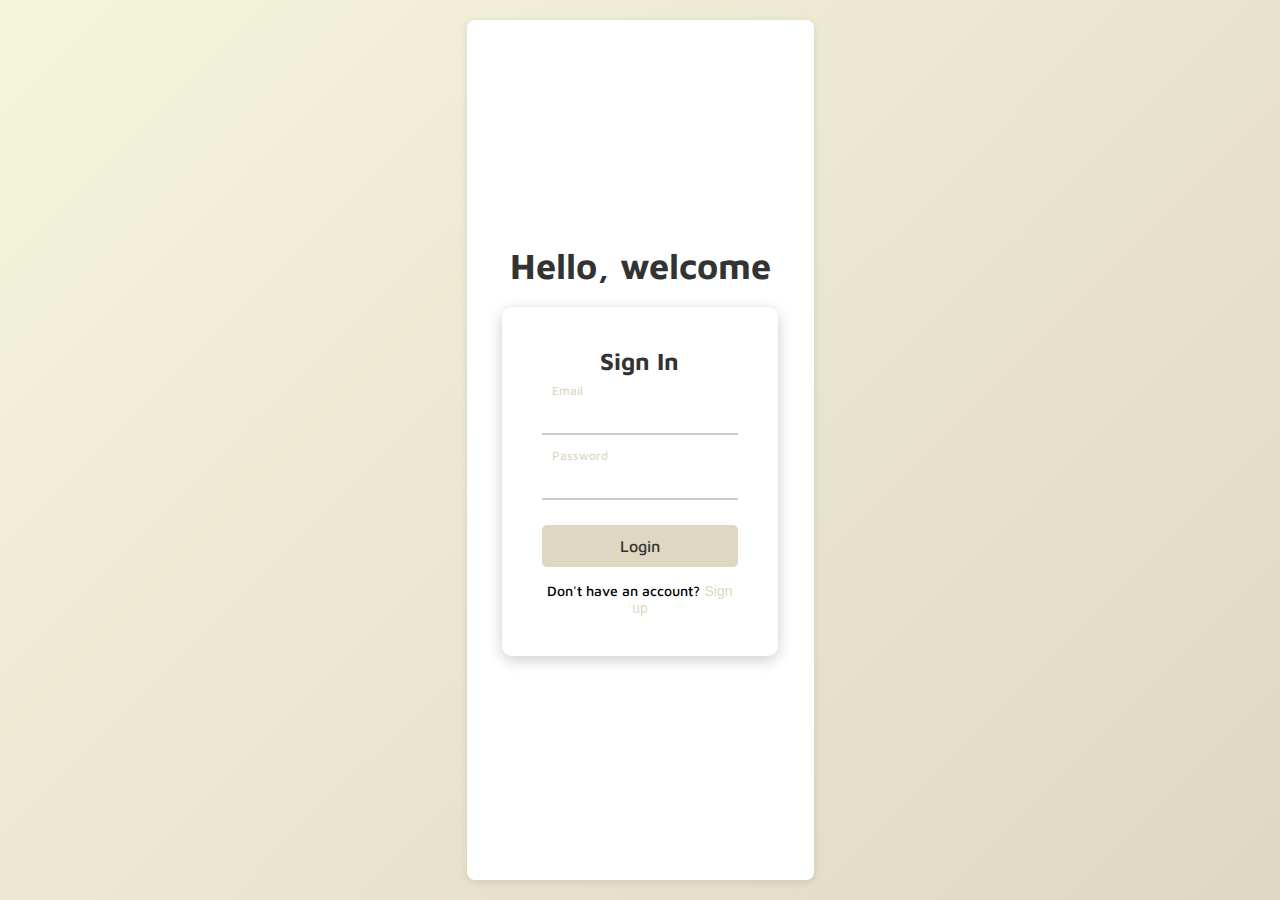
<file: index.html>
<!DOCTYPE html>
<html lang="en">
<head>
    <meta charset="UTF-8">
    <meta name="viewport" content="width=device-width, initial-scale=1.0">
    <meta http-equiv="X-UA-Compatible" content="ie=edge">
    <title>Sign In</title>
    <link rel="stylesheet" href="style.css">
    <link rel="preconnect" href="https://fonts.googleapis.com">
    <link rel="preconnect" href="https://fonts.gstatic.com" crossorigin>
    <link href="https://fonts.googleapis.com/css2?family=Maven+Pro:wght@400;900&display=swap" rel="stylesheet">
    <style>
        /* General Styles */
        body {
            font-family: 'Maven Pro', sans-serif;
            background-color: #f4f4f4;
            margin: 0;
            padding: 20px;
        }
        .login-container, .homepage {
            max-width: 800px;
            margin: 0 auto;
            padding: 20px;
            background-color: white;
            border-radius: 8px;
            box-shadow: 0 2px 8px rgba(0, 0, 0, 0.1);
        }
        .carousel {
            position: relative;
            margin: 20px auto;
            max-width: 600px; /* Center the carousel */
        }
        .carousel-images {
            display: flex;
            overflow: hidden;
        }
        .carousel-image {
            width: 100%;
            height: auto;
            flex-shrink: 0;
            transition: transform 0.5s ease-in-out;
        }
        .carousel-images .active {
            display: block;
        }
        .prev, .next {
            position: absolute;
            top: 50%;
            transform: translateY(-50%);
            background-color: rgba(0, 0, 0, 0.5);
            color: white;
            border: none;
            padding: 10px;
            cursor: pointer;
        }
        .prev {
            left: 10px;
        }
        .next {
            right: 10px;
        }
        .compartments {
            display: flex;
            flex-wrap: wrap;
            gap: 10px;
        }
        .compartment {
            flex: 1 1 calc(50% - 20px);
            margin: 10px;
            padding: 10px;
            background-color: #5a8c6d;
            color: white;
            text-align: center;
            border-radius: 8px;
            transition: background-color 0.3s ease;
        }
        .compartment:hover {
            background-color: #4e7b5f;
        }

        /* Mobile Styles */
        @media (max-width: 600px) {
            .carousel-images {
                flex-direction: column;
            }
            .carousel-image {
                height: 300px;
                object-fit: cover;
            }
            .prev, .next {
                top: 90%;
                transform: translateY(-90%);
            }
            .compartments {
                flex-direction: column;
            }
            .compartment {
                flex: 1 1 100%;
            }
        }
    </style>
</head>
<body>
    <!-- Sign In Section -->
    <div class="login-container" id="loginSection">
        <div class="welcome-text">
            <h1 class="maven-pro-header">Hello, welcome</h1>
        </div>
        <div class="login-box">
            <h2 class="maven-pro-header">Sign In</h2>
            <form id="loginForm">
                <div class="input-group">
                    <input type="email" id="email" required>
                    <label for="email" class="maven-pro-button">Email</label>
                </div>
                <div class="input-group">
                    <input type="password" id="password" required>
                    <label for="password" class="maven-pro-button">Password</label>
                </div>
                <button type="submit" class="maven-pro-button">Login</button>
                <div class="error-message" id="errorMessage"></div>
            </form>
            <p class="signup-link maven-pro-button">Don't have an account? <a href="signup.html">Sign up</a></p>
        </div>
    </div>

    <!-- Home Page Section -->
    <div class="homepage" id="homepageSection" style="display: none;">
        <header>
            <h1 class="maven-pro-header">Welcome to EcoTronics!</h1>
            <p class="maven-pro-header">Start your eco-friendly journey right here with us!</p>
        </header>

        <!-- Image Carousel -->
        <div class="carousel">
            <div class="carousel-images">
                <img src="app1.png" class="carousel-image active">
                <img src="app2.jpg" class="carousel-image">
                <img src="app3.jpg" class="carousel-image">
            </div>
            <button class="prev" onclick="changeSlide(-1)">&#10094;</button>
            <button class="next" onclick="changeSlide(1)">&#10095;</button>
        </div>

        <!-- Compartment Section -->
        <div class="compartments">
            <!-- Each compartment links to a new page -->
            <div class="compartment maven-pro-header">
                <a href="recyclingareas.html" style="color: white; text-decoration: none;">Find E-Waste Recycling areas near you</a>
            </div>
            <div class="compartment maven-pro-header">
                <a href="harmfulimpacts.html" style="color: white; text-decoration: none;">Learn about the Harmful Impact of Electronic Pollution</a>
            </div>
            <div class="compartment maven-pro-header">
                <a href="creativecrafts.html" style="color: white; text-decoration: none;">Creative Crafts to do with Old Electronics</a>
            </div>
            <div class="compartment maven-pro-header">
                <a href="communityevents.html" style="color: white; text-decoration: none;">Find Electronic Repair Stores in NC</a>
            </div>
        </div>
    </div>

    <script src="script.js"></script>
</body>
</html>
</file>
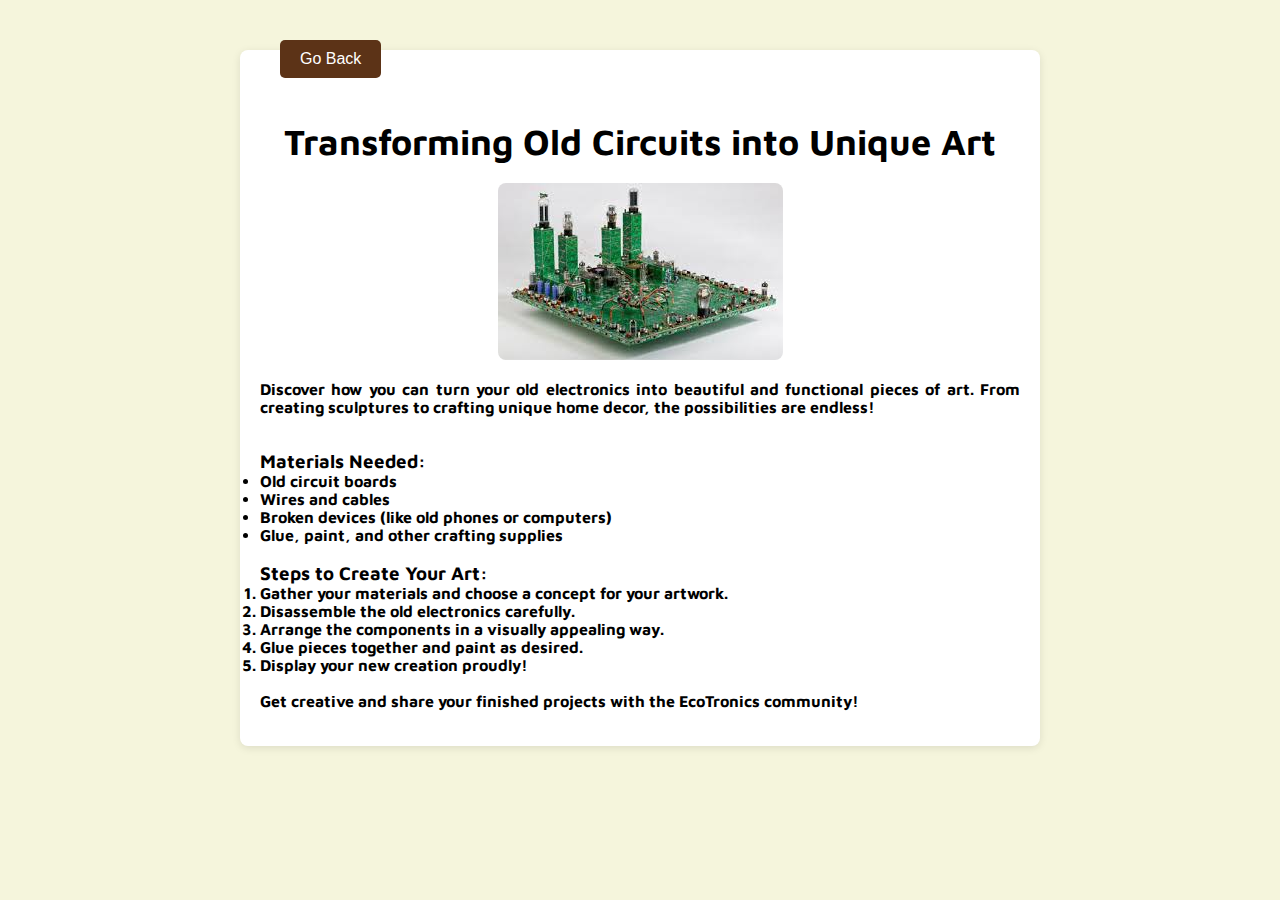
<file: article1.html>
<!DOCTYPE html>
<html lang="en">
<head>
    <meta charset="UTF-8">
    <meta name="viewport" content="width=device-width, initial-scale=1.0">
    <title>Transforming Old Electronics into Unique Art</title>
    <link href="https://fonts.googleapis.com/css2?family=Maven+Pro:wght@400..900&display=swap" rel="stylesheet">
    <link rel="stylesheet" href="style.css">
    <style>
        body {
            font-family: 'Maven Pro', sans-serif;
            margin: 0;
            padding: 0;
            background-color: #f5f5dc;
            height: 100vh; /* Full viewport height */
            display: flex;
            flex-direction: column;
            justify-content: flex-end; /* Align content to the bottom */
        }
        body {
            background: #f5f5dc;
        }
        .container {
            max-width: 800px;
            margin: 0 auto;
            background-color: #fff;
            border-radius: 8px;
            padding: 20px;
            box-shadow: 0 2px 8px rgba(0, 0, 0, 0.1);
        }
        h1 {
            font-size: 36px;
            margin-bottom: 20px;
            text-align: center;
            padding-top: 50px; /* Add space above the title to push it down */
        }
        img {
            max-width: 100%;
            height: auto;
            border-radius: 8px;
            margin-bottom: 20px;
            display: block;
            margin-left: auto;
            margin-right: auto;
        }
        p {
            margin-bottom: 16px;
            text-align: justify;
        }
        .back-button {
            position: absolute; /* Absolute positioning to control placement */
            top: 40px; /* Distance from the top of the screen */
            left: 280px; /* Distance from the left side of the screen */
            padding: 10px 20px;
            font-size: 16px;
            background-color: #5C3317;
            color: white;
            border: none;
            border-radius: 5px;
            cursor: pointer;
            text-decoration: none;
            text-align: center;
        }
        .back-button:hover {
            background-color: #C4A484;
        }
        .flex-wrapper {
            display: flex;
            flex-direction: column;
            justify-content: flex-start; /* Push content to the top */
            height: 100vh; /* Ensure the content fills the height of the viewport */
            padding-top: 50px; /* Create space above the content */
            background-color: #f5f5dc;
        }
        .content {
            margin-top: auto; /* Push the content to the bottom */
        }
        footer {
            height: 100px; /* Adjust the height as needed for extra scrolling */
            background-color: #f5f5dc; /* Match body and flex-wrapper background */
        }
    </style>
</head>
<body>
    <!-- Go Back button at the top left -->
    <a href="index.html#homepageSection" class="back-button">Go Back</a>
    <div class="flex-wrapper">
        <div class="container">
            <article class="content">
                <!-- Title -->
                <h1 class="maven-pro-header">Transforming Old Circuits into Unique Art</h1>
                <!-- Image below the title -->
                <img src='[data-uri]' alt="Art made from old electronics" class="img-fluid">
                <!-- Paragraphs below the image -->
                <p class="maven-pro-header">Discover how you can turn your old electronics into beautiful and functional pieces of art. From creating sculptures to crafting unique home decor, the possibilities are endless!</p>
                <br>
                <h3 class="maven-pro-header">Materials Needed:</h3>
                <ul>
                    <li class="maven-pro-header">Old circuit boards</li>
                    <li class="maven-pro-header">Wires and cables</li>
                    <li class="maven-pro-header">Broken devices (like old phones or computers)</li>
                    <li class="maven-pro-header">Glue, paint, and other crafting supplies</li>
                </ul>
                <br>
                <h3 class="maven-pro-header">Steps to Create Your Art:</h3>
                <ol>
                    <li class="maven-pro-header">Gather your materials and choose a concept for your artwork.</li>
                    <li class="maven-pro-header">Disassemble the old electronics carefully.</li>
                    <li class="maven-pro-header">Arrange the components in a visually appealing way.</li>
                    <li class="maven-pro-header">Glue pieces together and paint as desired.</li>
                    <li class="maven-pro-header">Display your new creation proudly!</li>
                </ol>
                <br>
                <p class="maven-pro-header">Get creative and share your finished projects with the EcoTronics community!</p>

            </article>
        </div>
    </div>
</body>
</html>
</file>
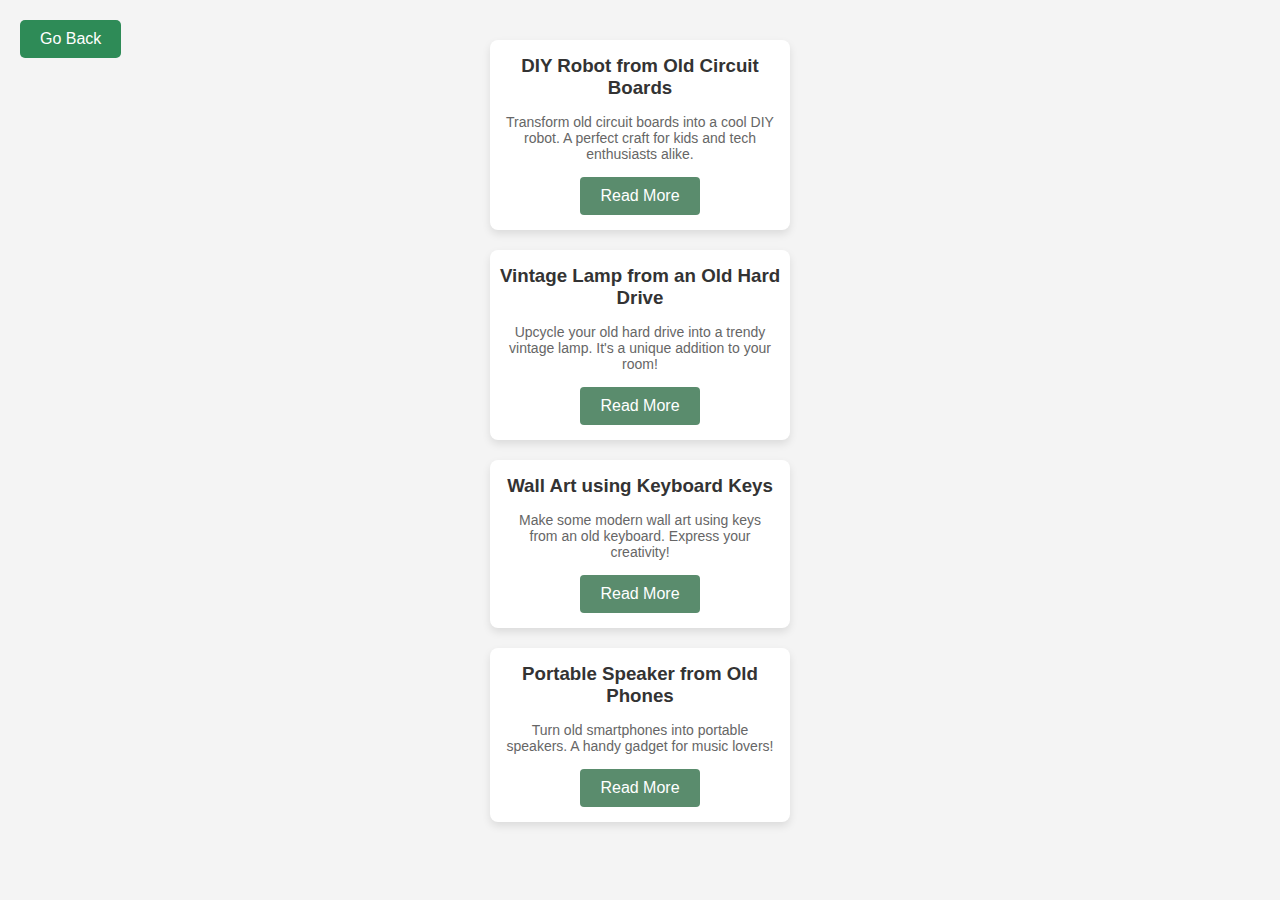
<file: creativecrafts.html>
<!DOCTYPE html>
<html lang="en">
<head>
    <meta charset="UTF-8">
    <meta name="viewport" content="width=device-width, initial-scale=1.0">
    <title>Creative Crafts</title>
    <style>
        * {
            margin: 0;
            padding: 0;
            box-sizing: border-box;
        }
        body {
            font-family: Arial, sans-serif;
            background-color: #f4f4f4;
            padding: 20px;
        }
        .cards-section {
            display: flex;
            flex-direction: column; /* Align cards vertically */
            align-items: center; /* Center cards horizontally */
            gap: 20px; /* Space between cards */
            margin: 20px; /* Optional: margin around the container */
        }
        .card {
            background-color: #fff;
            border-radius: 8px;
            box-shadow: 0 4px 8px rgba(0, 0, 0, 0.1);
            overflow: hidden;
            width: 300px;
            text-align: center;
            transition: transform 0.3s ease;
        }
        .card:hover {
            transform: translateY(-10px);
        }
        .card img {
            width: 100%;
            height: auto;
        }
        .card h3 {
            margin: 15px 0;
            color: #333;
        }
        .card p {
            padding: 0 15px;
            font-size: 14px;
            color: #666;
        }
        .btn {
            display: inline-block;
            margin: 15px 0;
            padding: 10px 20px;
            background-color: #5a8c6d;
            color: white;
            text-decoration: none;
            border-radius: 4px;
            transition: background-color 0.3s ease;
        }
        .btn:hover {
            background-color: #4e7b5f;
        }
        /* Back button styling */
        #backButton {
            position: absolute;
            top: 20px;
            left: 20px;
            background-color: #2E8B57; /* Eco-friendly green */
            color: white;
            padding: 10px 20px;
            text-decoration: none;
            border-radius: 5px;
        }
        #backButton:hover {
            background-color: #256b44;
        }

        /* Mobile Styles */
        @media (max-width: 600px) {
            #backButton {
                position: static;
                margin-bottom: 20px;
                display: block;
                text-align: center;
            }
            .card {
                width: 100%;
            }
        }
    </style>
</head>
<body>
    <!-- Back button -->
    <a href="index.html#homepageSection" id="backButton">Go Back</a>
    <section class="cards-section">
        <div class="card">
            <h3 class="maven-pro-header">DIY Robot from Old Circuit Boards</h3>
            <p class="maven-pro-header">Transform old circuit boards into a cool DIY robot. A perfect craft for kids and tech enthusiasts alike.</p>
            <a href="article1.html" class="btn">Read More</a>
        </div>
        <div class="card">
            <h3 class="maven-pro-header">Vintage Lamp from an Old Hard Drive</h3>
            <p class="maven-pro-header">Upcycle your old hard drive into a trendy vintage lamp. It's a unique addition to your room!</p>
            <a href="article2.html" class="btn">Read More</a>
        </div>
        <div class="card">
            <h3 class="maven-pro-header">Wall Art using Keyboard Keys</h3>
            <p class="maven-pro-header">Make some modern wall art using keys from an old keyboard. Express your creativity!</p>
            <a href="article3.html" class="btn">Read More</a>
        </div>
        <div class="card">
            <h3 class="maven-pro-header">Portable Speaker from Old Phones</h3>
            <p class="maven-pro-header">Turn old smartphones into portable speakers. A handy gadget for music lovers!</p>
            <a href="article4.html" class="btn">Read More</a>
        </div>
    </section>
</body>
</html>
</file>
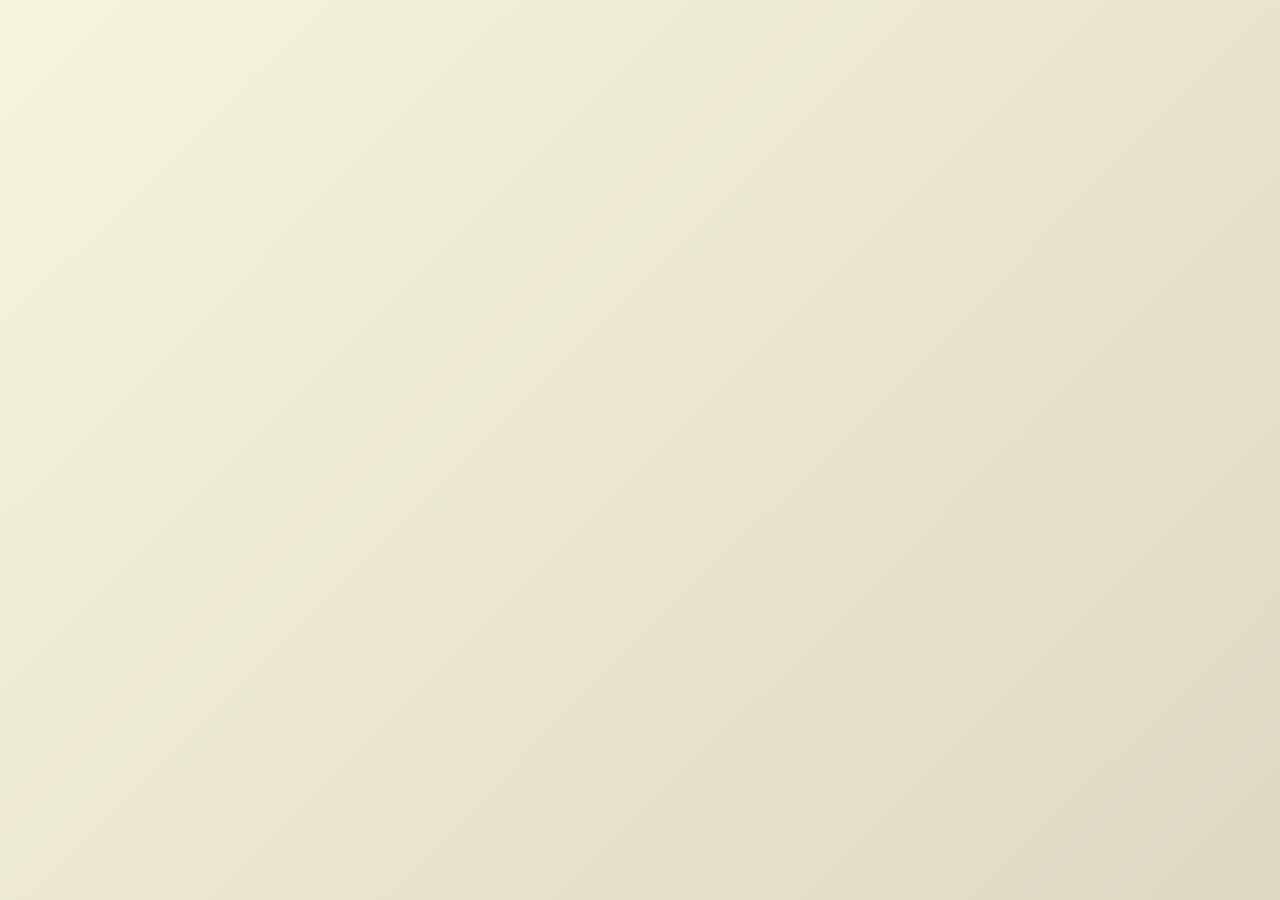
<file: homepage.html>
<!DOCTYPE html>
<html lang="en">
<head>
    <meta charset="UTF-8">
    <meta name="viewport" content="width=device-width, initial-scale=1.0">
    <meta http-equiv="X-UA-Compatible" content="ie=edge">
    <title>EcoTronics - Home</title>
    <link rel="stylesheet" href="style.css">
    <link rel="preconnect" href="https://fonts.googleapis.com">
    <link rel="preconnect" href="https://fonts.gstatic.com" crossorigin>
    <link href="https://fonts.googleapis.com/css2?family=Maven+Pro:wght@400..900&display=swap" rel="stylesheet">
</head>
<body>
    <!-- Home Page Section -->
    <!-- Home Page Section (hidden initially) -->
    <div class="homepage" id="homepage" style="display: none;">
        <header>
            <h1 class="maven-pro-header">Welcome to EcoTronics!</h1>
            <p class="maven-pro-header">Start your eco-friendly journey right here with us!</p>
        </header>

        <!-- Image Carousel -->
        <div class="carousel">
            <div class="carousel-images">
                <img src="app1.png" class="carousel-image" style="display: none;">
                <img src="app2.jpg" class="carousel-image" style="display: none;">
                <img src="app3.jpg" class="carousel-image" style="display: none;">
            </div>
            <button class="prev" onclick="changeSlide(-1)">&#10094;</button>
            <button class="next" onclick="changeSlide(1)">&#10095;</button>
        </div>

        <!-- Compartment Section -->
        <div class="compartments">
            <div class="compartment maven-pro-header">
                <a href="recyclingareas.html">Find E-Waste Recycling areas near you</a>
            </div>
            <div class="compartment maven-pro-header">
                <a href="harmfulimpacts.html">Learn about the Harmful Impact of Electronic Pollution</a>
            </div>
            <div class="compartment maven-pro-header">
                <a href="creativecrafts.html">Creative Crafts to do with old electronics</a>
            </div>
            <div class="compartment maven-pro-header">
                <a href="communityevents.html">Find Community Recycling events near you</a>
            </div>
        </div>
    </div>

    <script src="script.js"></script>
</body>
</html>
</file>
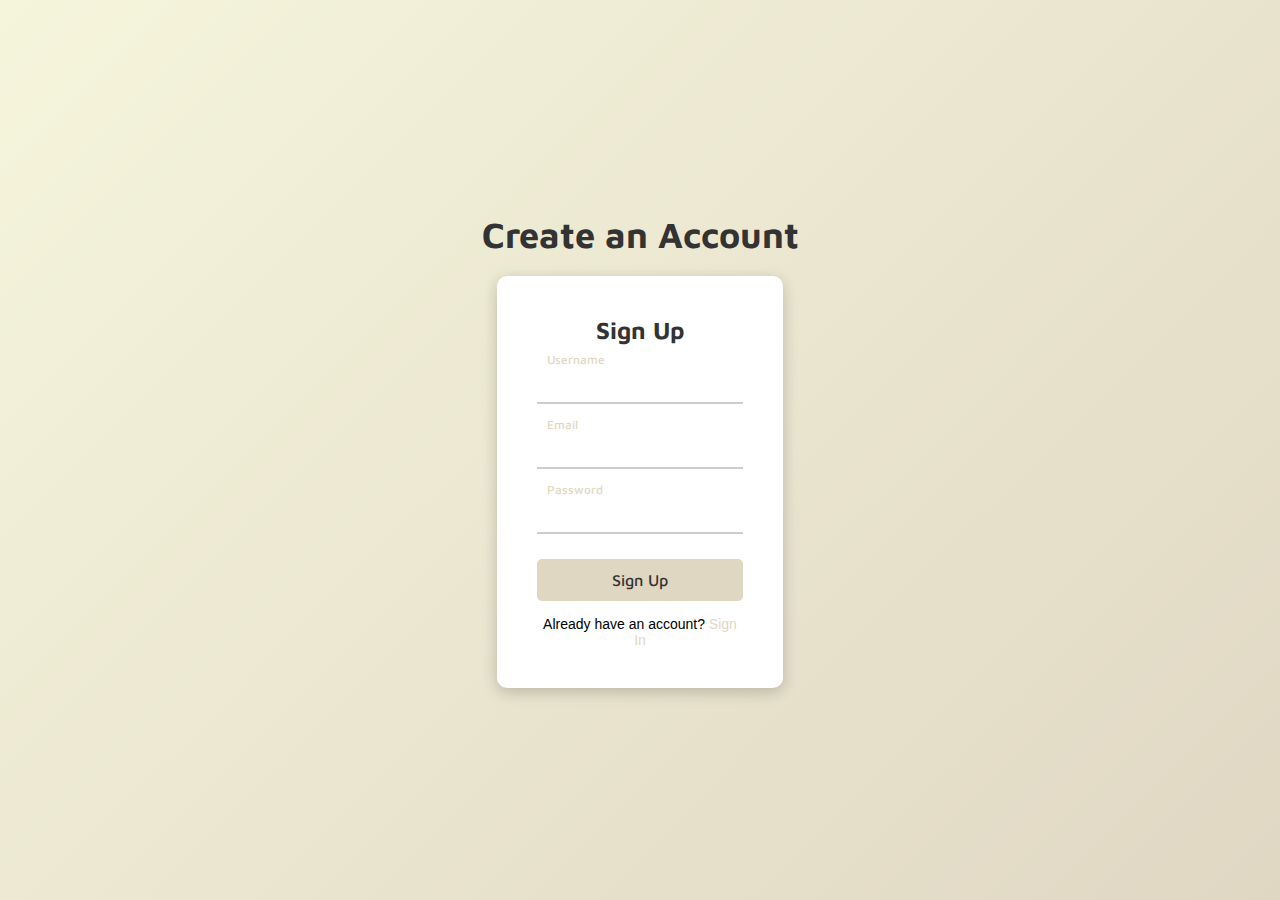
<file: signup.html>
<!DOCTYPE html>
<html lang="en">
<head>
    <meta charset="UTF-8">
    <meta name="viewport" content="width=device-width, initial-scale=1.0">
    <meta http-equiv="X-UA-Compatible" content="ie=edge">
    <title class="maven-pro-header">Sign Up</title>
    <link rel="stylesheet" href="style.css">
    <link rel="preconnect" href="https://fonts.googleapis.com">
    <link rel="preconnect" href="https://fonts.gstatic.com" crossorigin>
    <link href="https://fonts.googleapis.com/css2?family=Maven+Pro:wght@400..900&display=swap" rel="stylesheet">
</head>
<body>
    <!-- Sign Up Section -->
    <div class="login-container">
        <div class="welcome-text">
            <h1 class="maven-pro-header">Create an Account</h1>
        </div>
        <div class="login-box">
            <h2 class="maven-pro-header">Sign Up</h2>
            <form id="signupForm">
                <div class="input-group">
                    <input type="text" id="username" required>
                    <label for="username", class="maven-pro-button">Username</label>
                </div>
                <div class="input-group">
                    <input type="email" id="signupEmail" required>
                    <label for="signupEmail", class="maven-pro-button">Email</label>
                </div>
                <div class="input-group">
                    <input type="password" id="signupPassword" required>
                    <label for="signupPassword", class="maven-pro-button">Password</label>
                </div>
                <button type="submit", class="maven-pro-button">Sign Up</button>
                <div class="error-message" id="signupErrorMessage"></div>
            </form>
            <p class="signup-link", class="maven-pro-button">Already have an account? <a href="index.html",class="maven-pro-button" >Sign In</a></p>
        </div>
    </div>

    <script src="signup.js"></script>
</body>
</html>
</file>
<file: style.css>
/* Global styles */
.maven-pro-header {
    font-family: "Maven Pro", sans-serif;
    font-optical-sizing: auto;
    font-weight: 700;
    font-style: normal;
}

.maven-pro-button {
    font-family: "Maven Pro", sans-serif;
    font-optical-sizing: auto;
    font-weight: 500;
    font-style: normal;
}

* {
    margin: 0;
    padding: 0;
    box-sizing: border-box;
    font-family: 'Arial', sans-serif;
}

/* Login Section */
body {
    display: flex;
    justify-content: center;
    align-items: center;
    height: 100vh;
    background: linear-gradient(135deg, #f5f5dc, #e0d7c3); /* White-beige gradient */
}

.login-container {
    display: flex;
    flex-direction: column;
    justify-content: center;
    align-items: center;
    height: 100%;
}

.welcome-text h1 {
    color: #333; /* Dark color for contrast */
    font-size: 36px;
    margin-bottom: 20px;
    text-align: center;
}

.login-box {
    background-color: #fff; /* White background for the login box */
    padding: 40px;
    border-radius: 10px;
    box-shadow: 0 4px 15px rgba(0, 0, 0, 0.2);
    text-align: center;
    width: 90%; /* Make it responsive */
    max-width: 400px; /* Control maximum width */
}

h2 {
    margin-bottom: 20px;
    color: #333; /* Dark color for contrast */
}

.input-group {
    position: relative;
    margin-bottom: 25px;
}

.input-group input {
    width: 100%;
    padding: 10px;
    font-size: 16px;
    border: none;
    border-bottom: 2px solid #ccc;
    background: transparent;
    outline: none;
    transition: border-color 0.3s;
}

.input-group input:focus {
    border-bottom: 2px solid #e0d7c3; /* Beige focus color */
}

.input-group label {
    position: absolute;
    top: 50%;
    left: 10px;
    transform: translateY(-50%);
    font-size: 16px;
    color: #aaa;
    pointer-events: none;
    transition: all 0.3s;
}

.input-group input:focus + label,
.input-group input:not(:placeholder-shown) + label {
    top: -5px;
    font-size: 12px;
    color: #e0d7c3; /* Beige color */
}

button {
    background-color: #e0d7c3; /* Beige button color */
    color: #333; /* Dark text color */
    padding: 12px;
    border: none;
    width: 100%;
    border-radius: 5px;
    font-size: 16px;
    cursor: pointer;
    transition: background-color 0.3s;
}

button:hover {
    background-color: #d2c6b1; /* Slightly darker beige on hover */
}

.error-message {
    color: red;
    font-size: 14px;
    margin-top: 10px;
}

/* Signup Link */
.signup-link {
    margin-top: 15px;
    font-size: 14px;
}

.signup-link a {
    color: #e0d7c3; /* Beige color for link */
    text-decoration: none;
    transition: color 0.3s;
}

.signup-link a:hover {
    color: #d2c6b1; /* Darker beige on hover */
}

/* Home Page Section */
.homepage {
    text-align: center;
    padding: 20px; /* Adjusted padding */
}

header {
    margin-bottom: 20px; /* Reduced margin */
}

.compartments {
    display: flex;
    justify-content: center; /* Center compartments */
    flex-wrap: wrap; /* Allow wrapping */
    margin: 20px 0; /* Add margin for spacing */
}

.compartment {
    flex: 1 1 150px; /* Allow compartments to grow and shrink */
    height: 200px; /* Fixed height */
    background-color: #e0d7c3; /* Beige color */
    color: #333; /* Dark text color */
    display: flex;
    justify-content: center;
    align-items: center;
    border-radius: 10px;
    box-shadow: 0 4px 15px rgba(0, 0, 0, 0.2);
    margin: 10px; /* Reduced margin for better spacing */
    transition: background-color 0.3s;
    cursor: pointer;
}

.compartment:hover {
    background-color: #d2c6b1; /* Darker beige on hover */
}

/* Carousel styles */
.carousel {
    position: relative;
    width: 80%;
    margin: 20px auto; /* Center the carousel */
    max-width: 600px; /* Control max width */
    overflow: hidden;
    border-radius: 10px;
    margin-bottom: 30px;
}

.carousel-images {
    display: flex;
    transition: transform 0.5s ease-in-out;
}

.carousel-image {
    max-height: 300px; /* Adjust height to make it smaller */
    object-fit: cover; /* Fit the image without distorting it */
    width: 100%; /* Full width of the carousel */
    display: none;
}

.carousel-image.active {
    display: block;
}

/* Carousel controls positioned below the image */
.carousel-controls {
    display: flex;
    justify-content: space-between;
    margin-top: 10px; /* Space between the image and buttons */
}

.prev,
.next {
    background-color: rgba(0, 0, 0, 0.5); /* Button background */
    color: white; /* Button text color */
    border: none;
    padding: 10px 20px; /* Button padding */
    cursor: pointer;
    font-size: 18px;
    border-radius: 5px;
}

.prev:hover,
.next:hover {
    background-color: rgba(0, 0, 0, 0.7); /* Darker button on hover */
}

a {
    text-decoration: none; /* Remove underline */
    color: inherit;        /* Inherit the color from the parent element */
}

a:hover {
    text-decoration: none; /* Prevent underline on hover */
    color: #4CAF50;        /* Optional: Add a hover color (change as needed) */
}

/* Media Queries for Responsiveness */
@media (max-width: 768px) {
    .login-box {
        width: 90%; /* Full width on smaller screens */
        padding: 20px; /* Adjust padding */
    }

    .compartments {
        flex-direction: column; /* Stack compartments vertically */
        align-items: center; /* Center items */
    }

    .compartment {
        width: 80%; /* Full width for each compartment */
        height: auto; /* Allow height to adjust */
    }
}

@media (max-width: 480px) {
    .welcome-text h1 {
        font-size: 28px; /* Smaller font size for mobile */
    }

    button {
        font-size: 14px; /* Smaller button text */
    }

    .signup-link {
        font-size: 12px; /* Smaller link text */
    }
}
</file>
